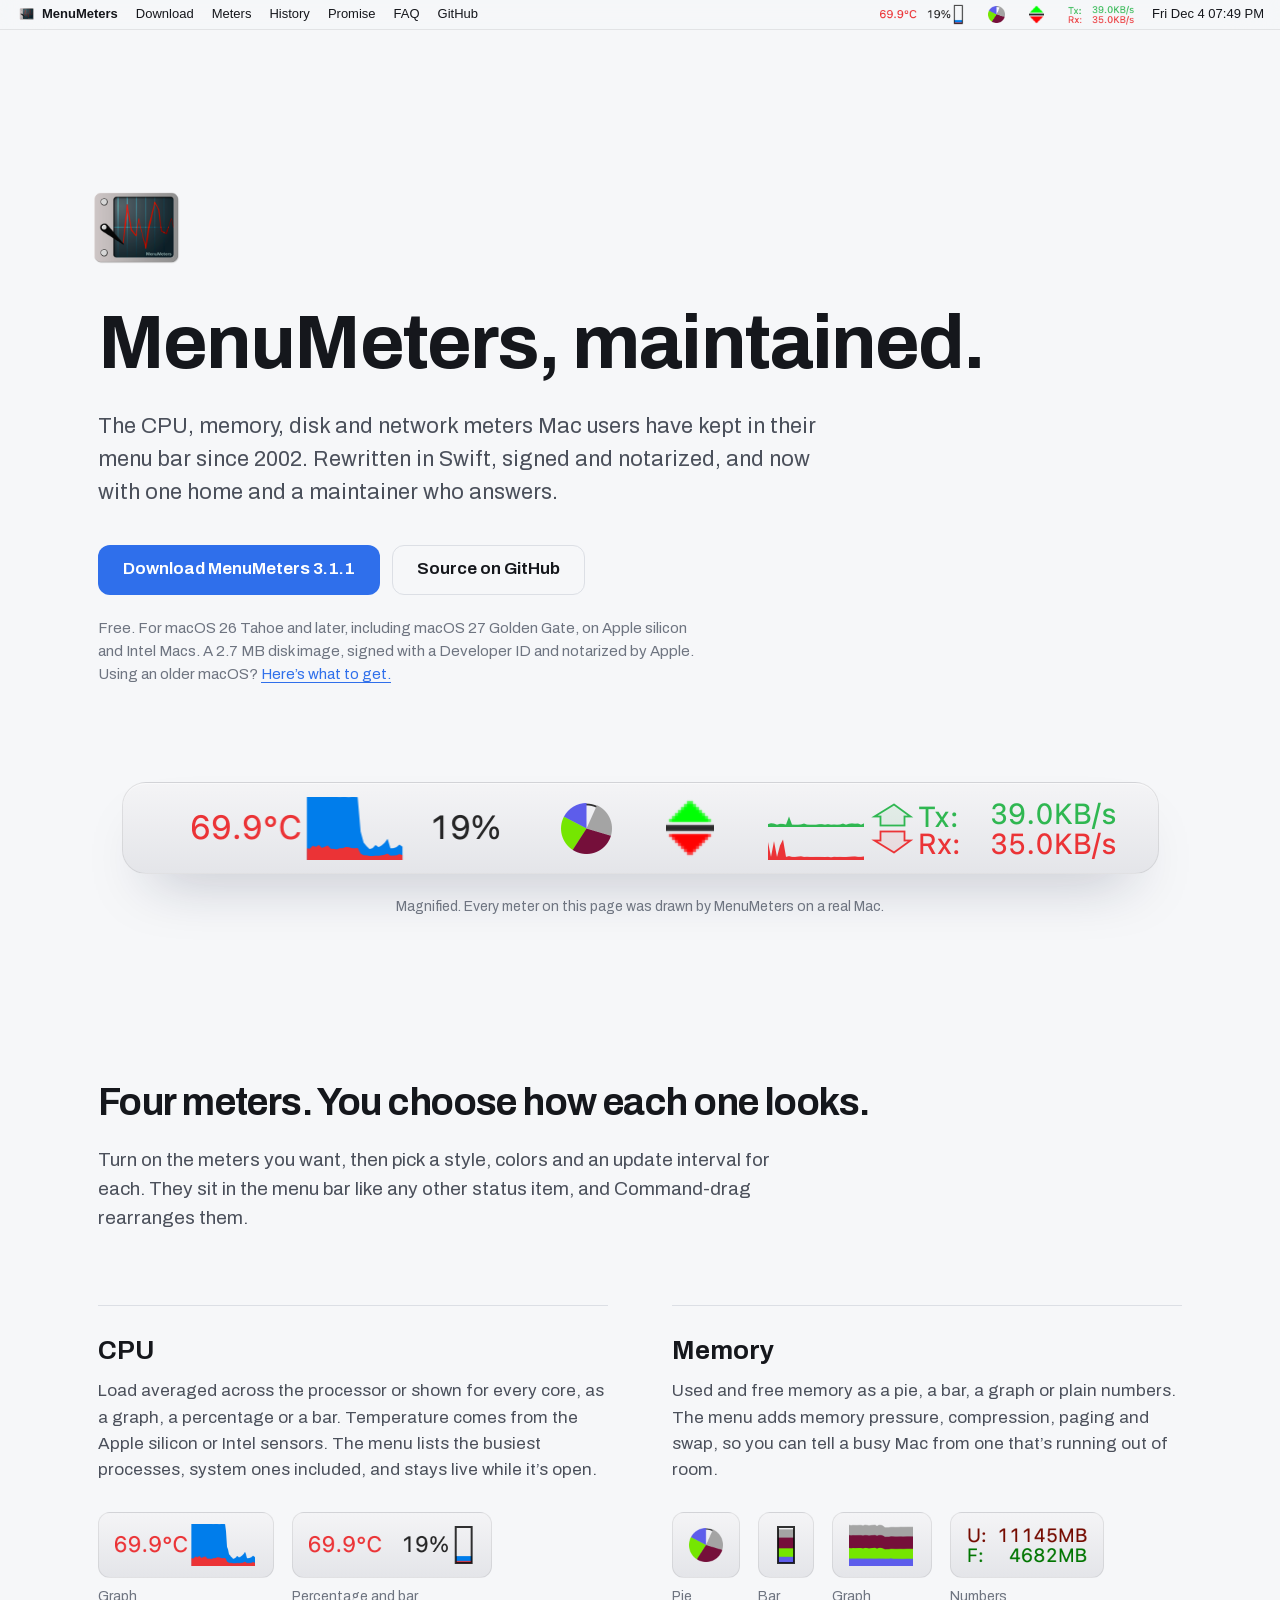
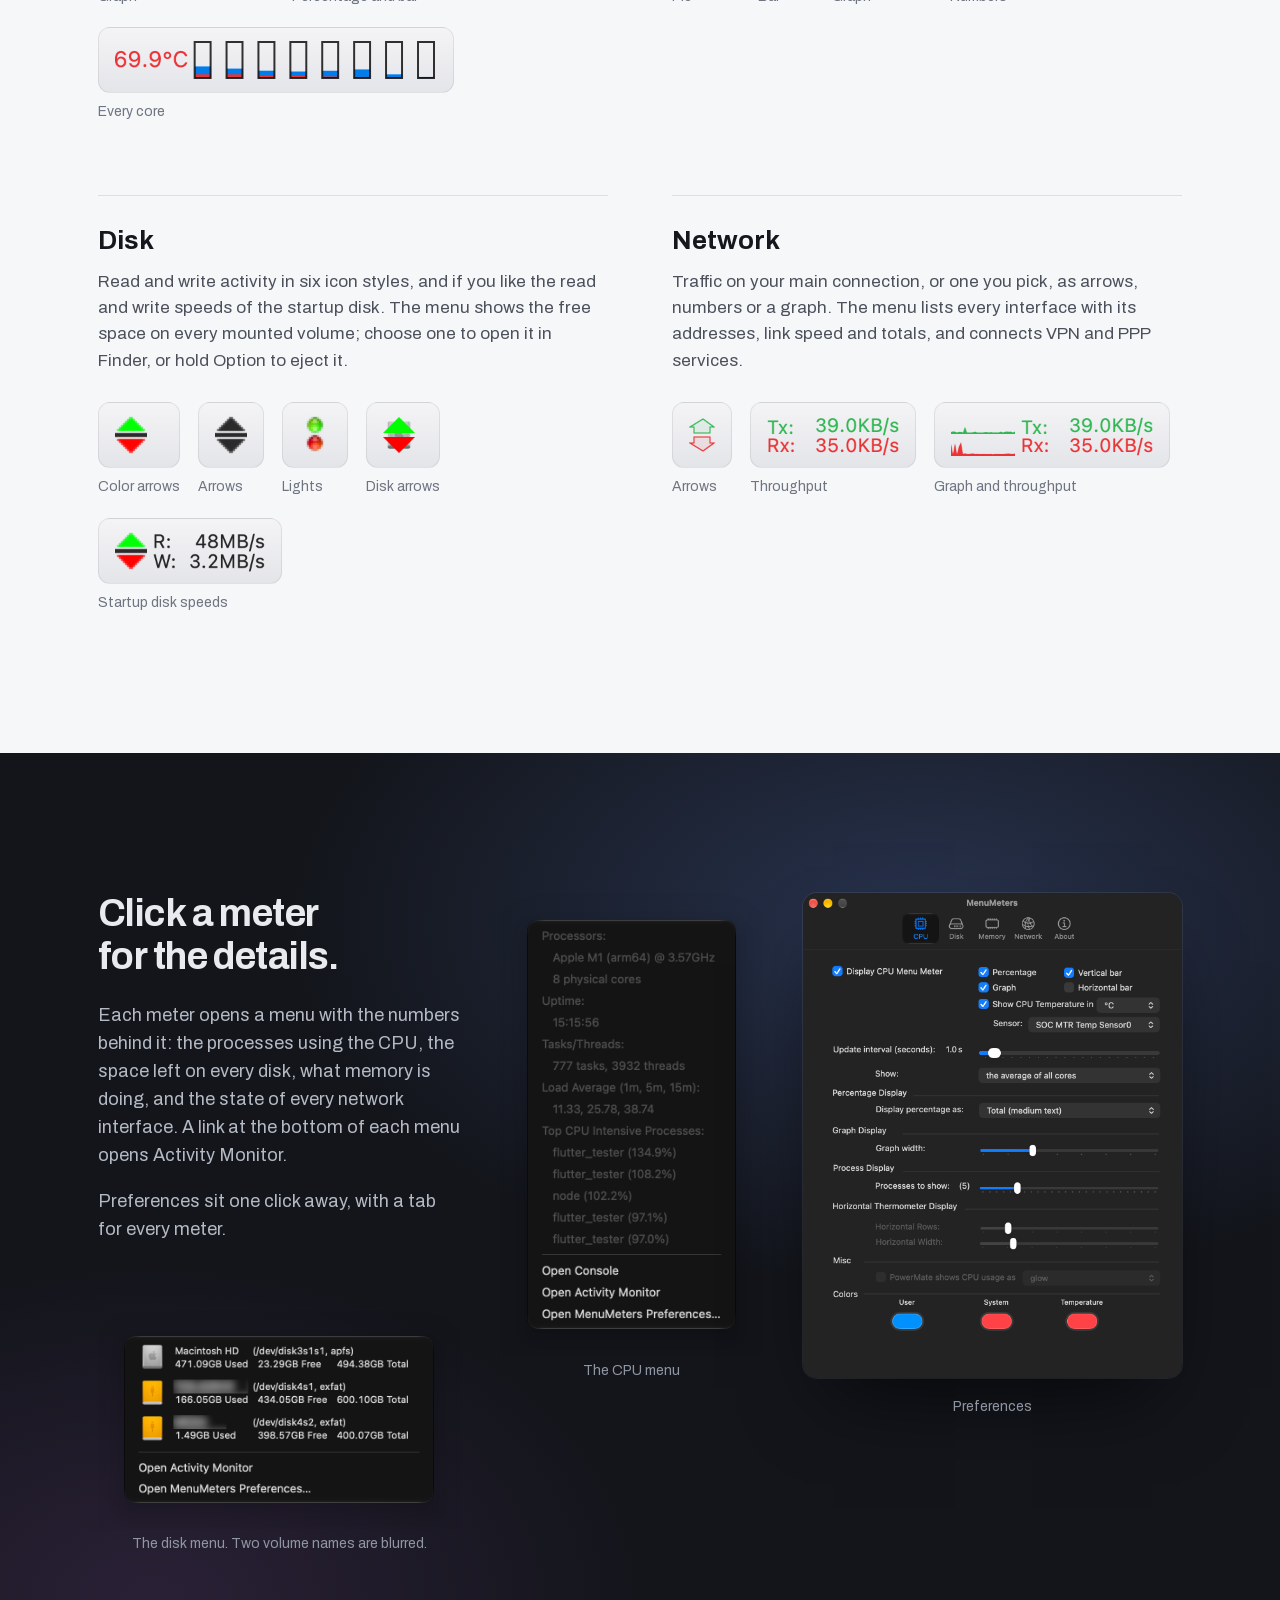
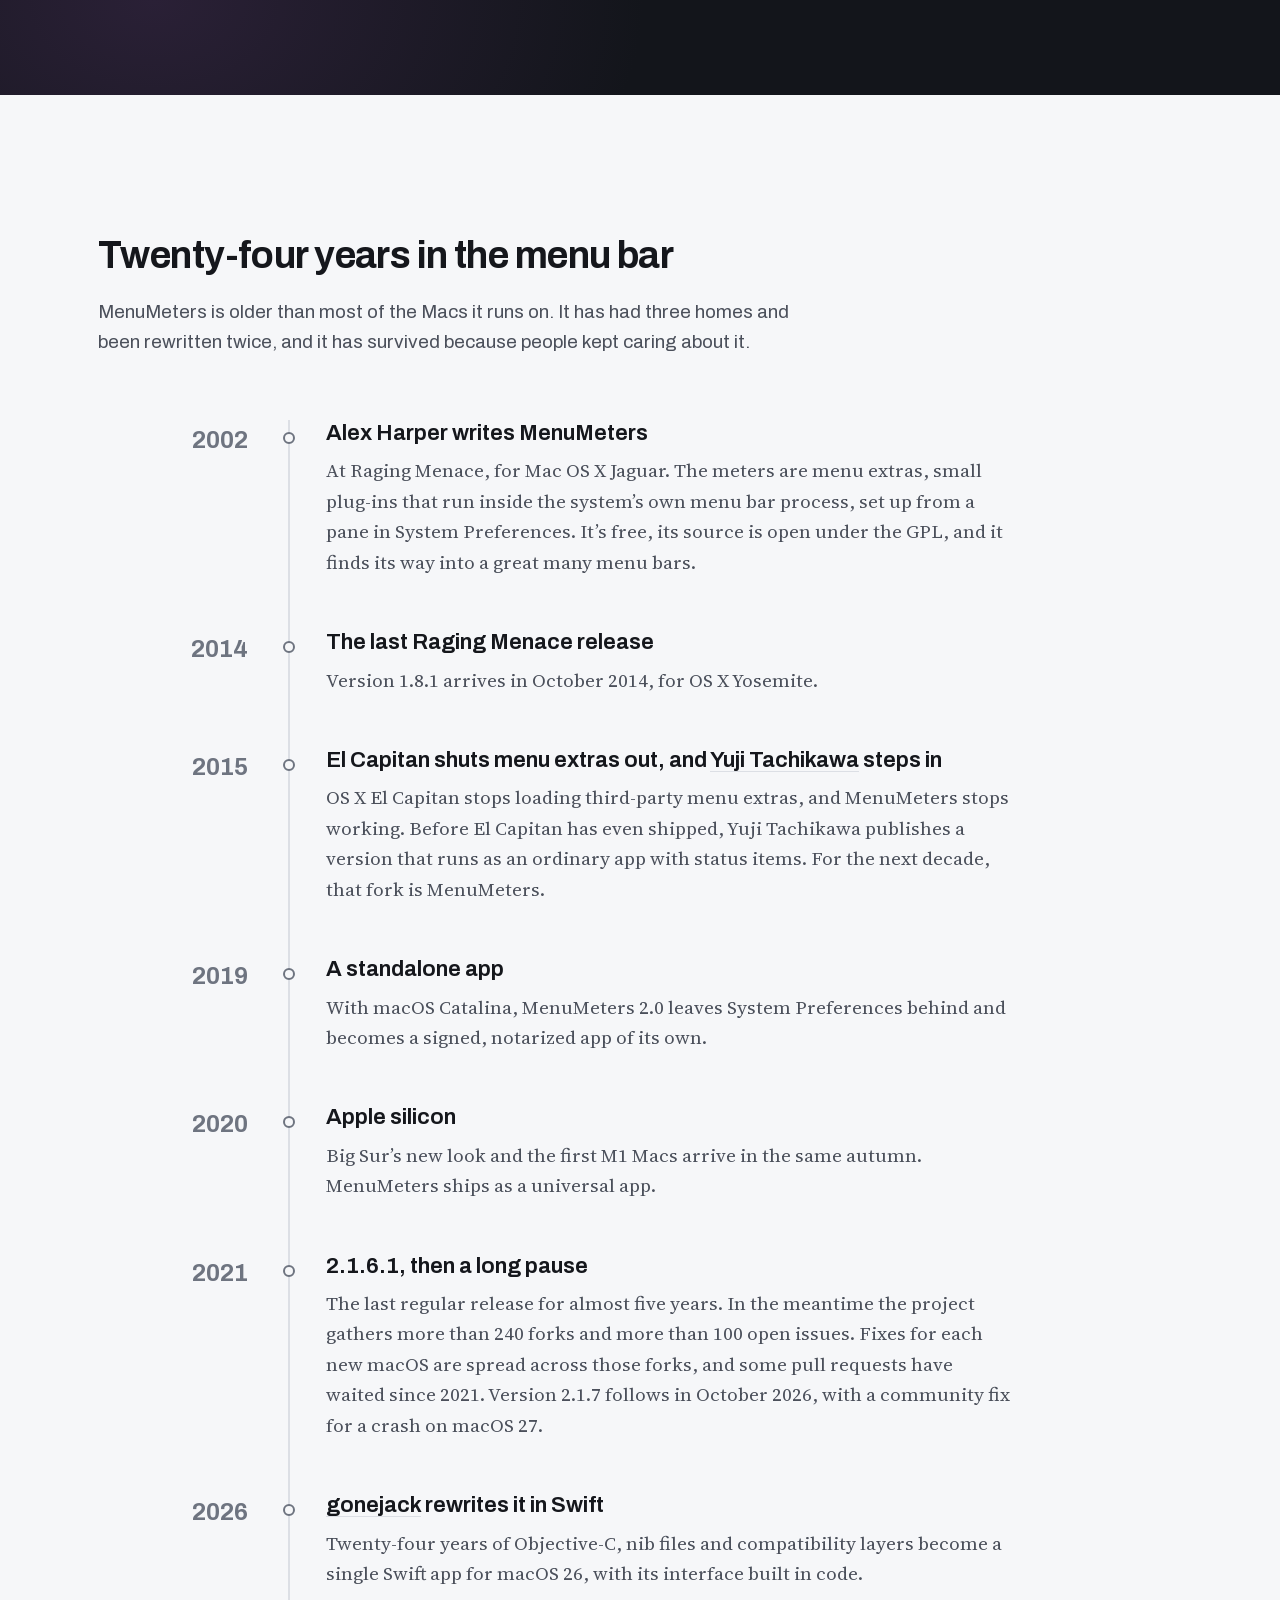
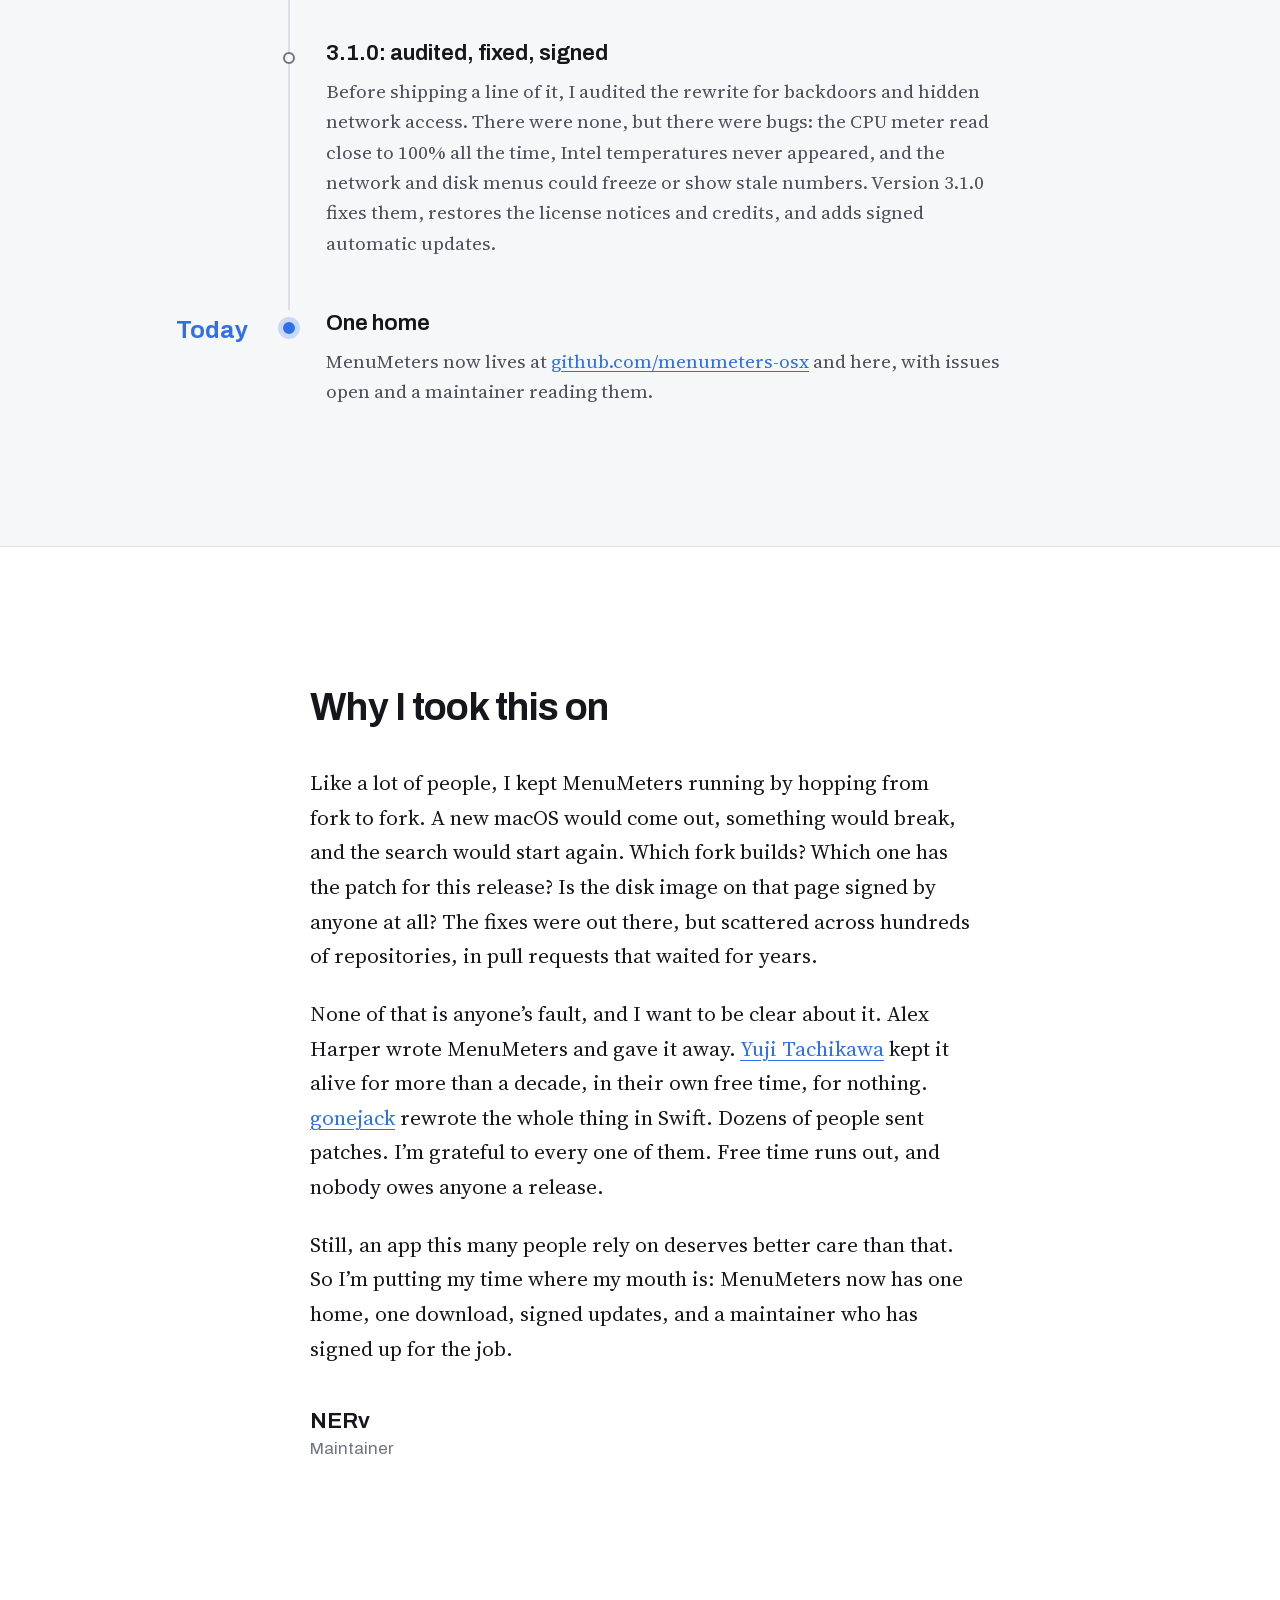
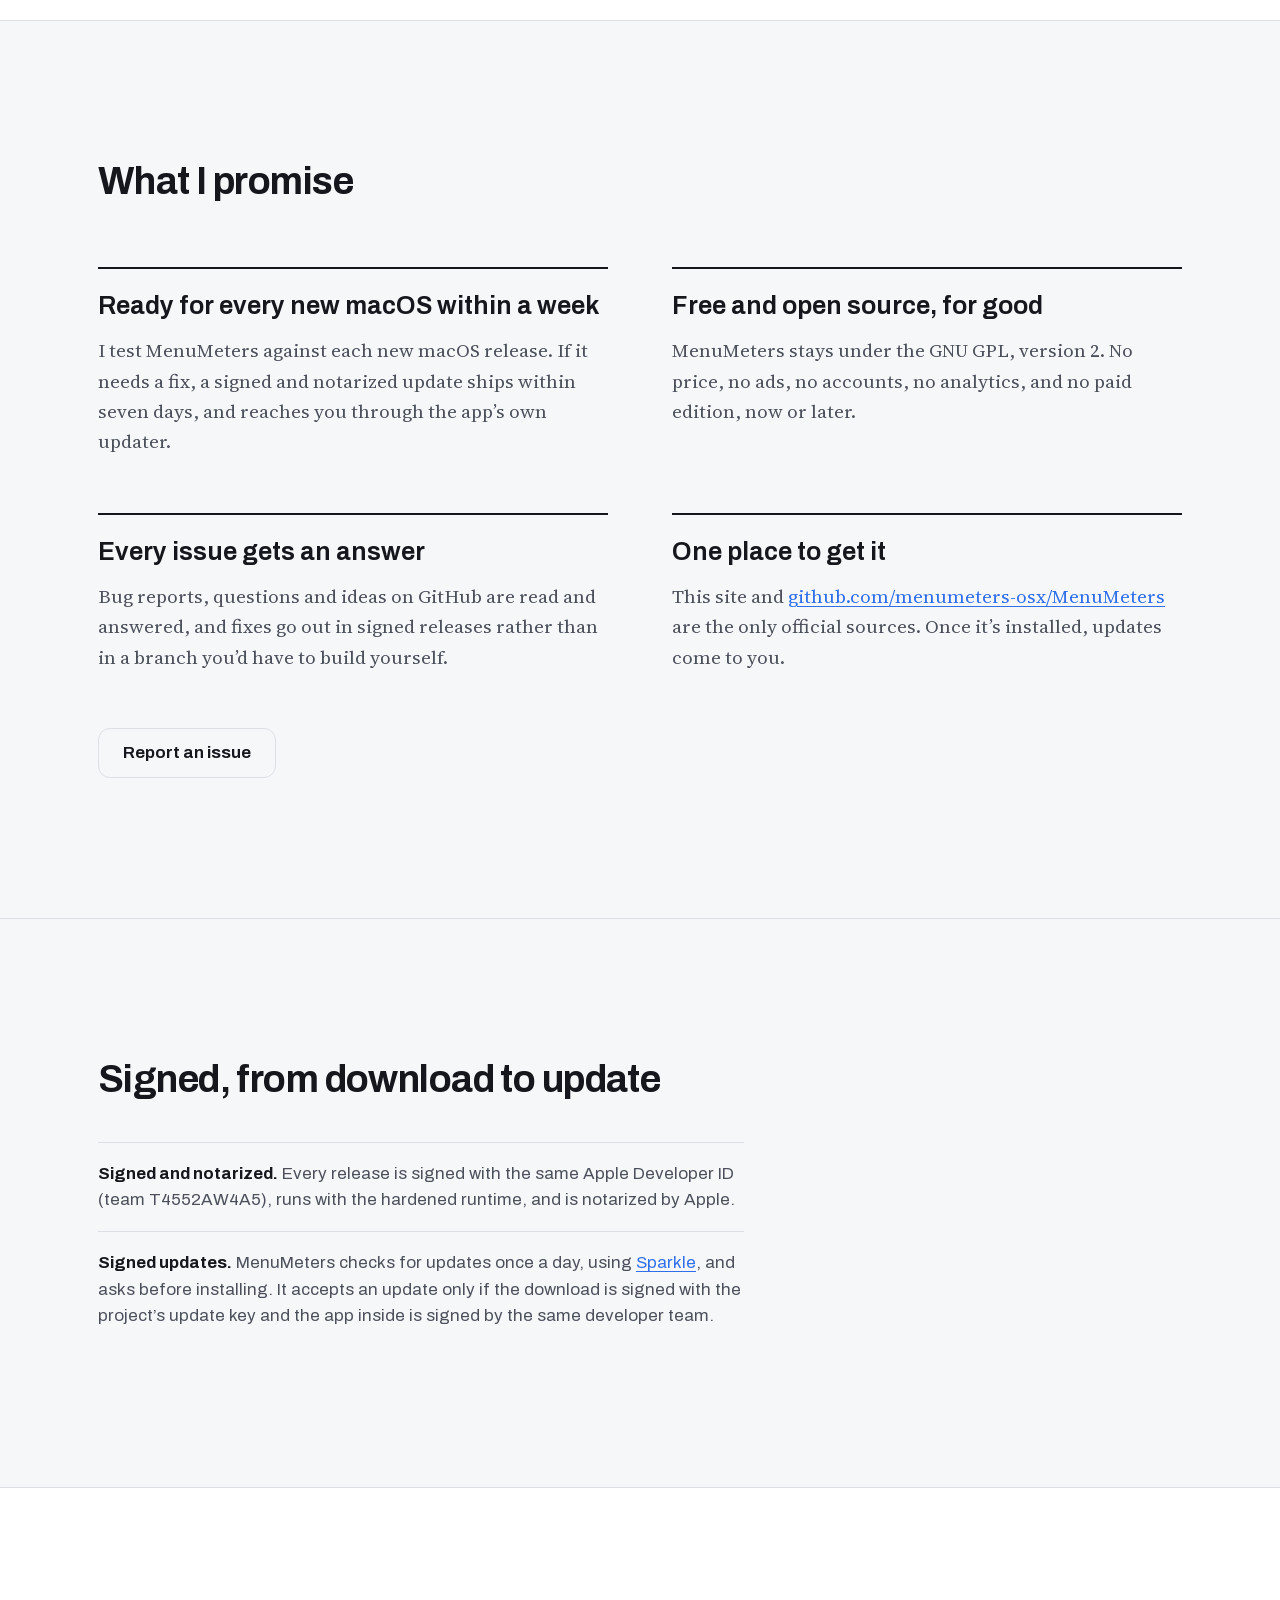
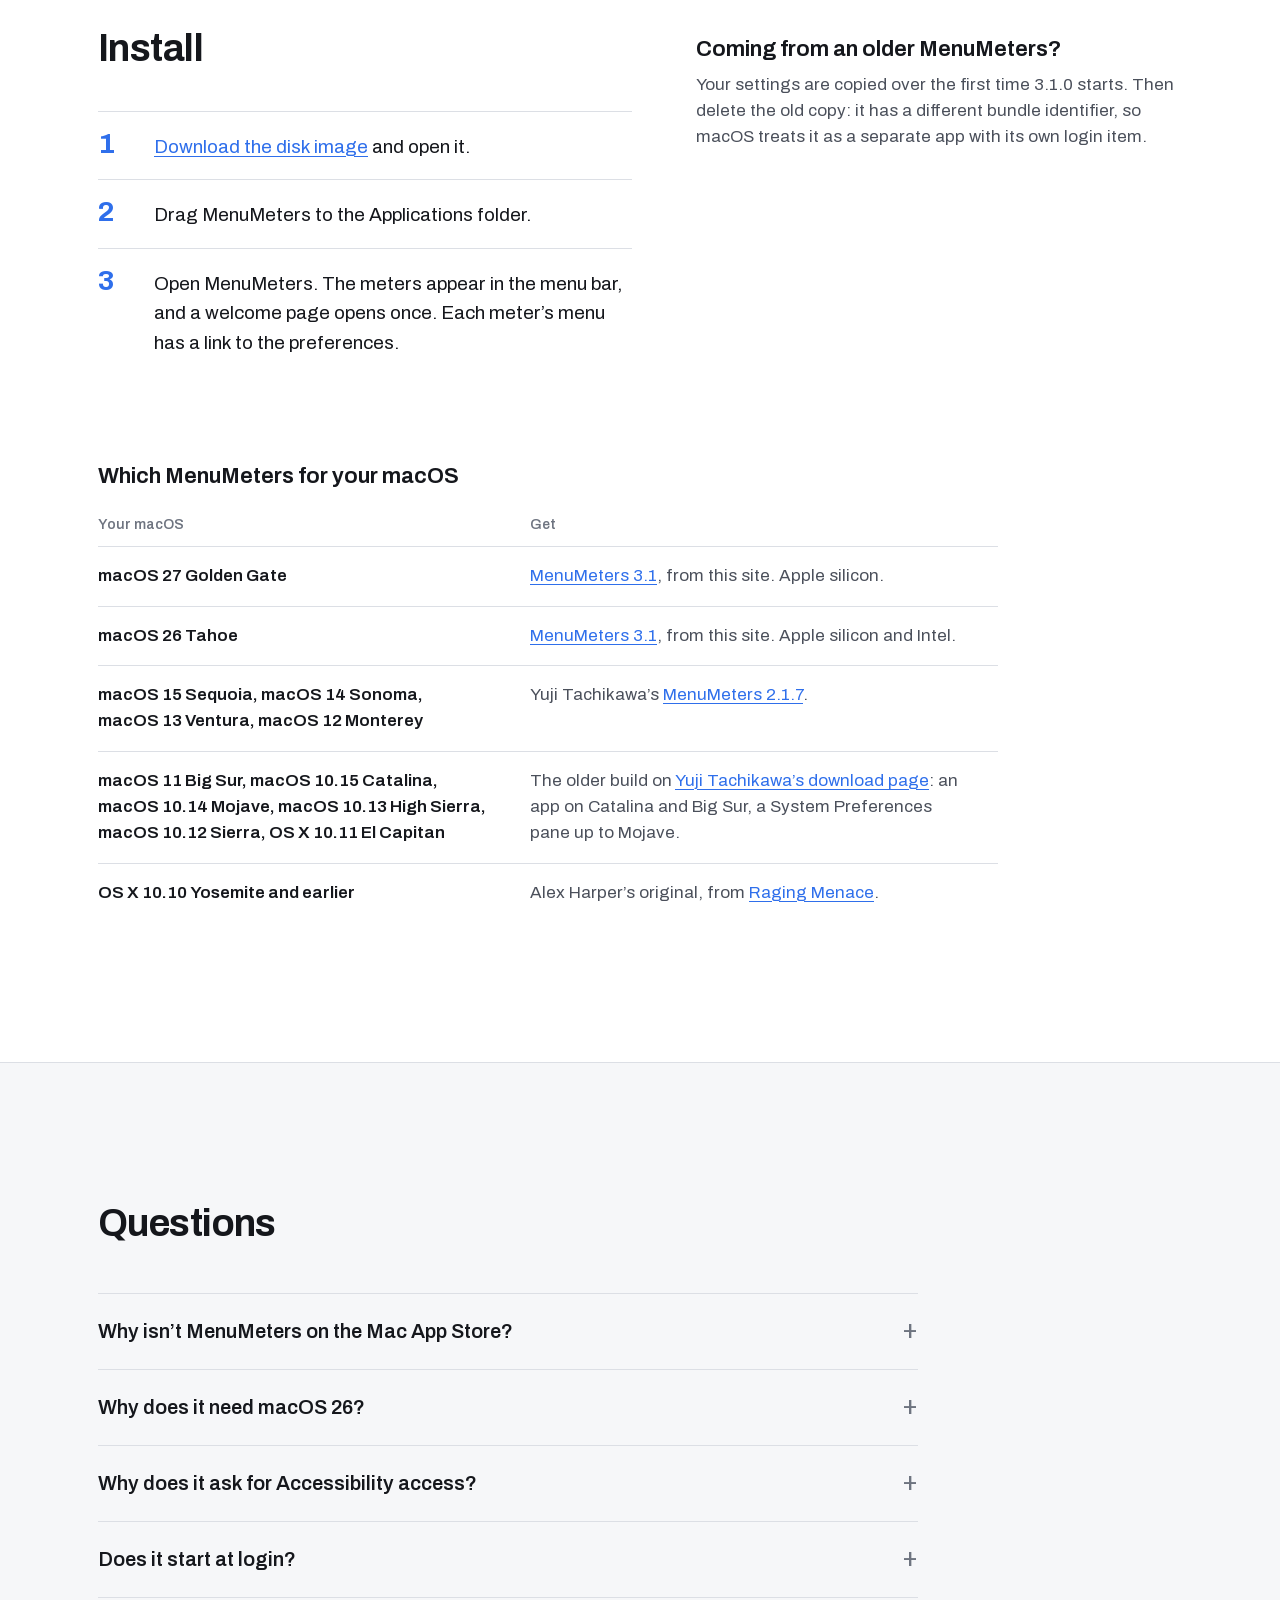
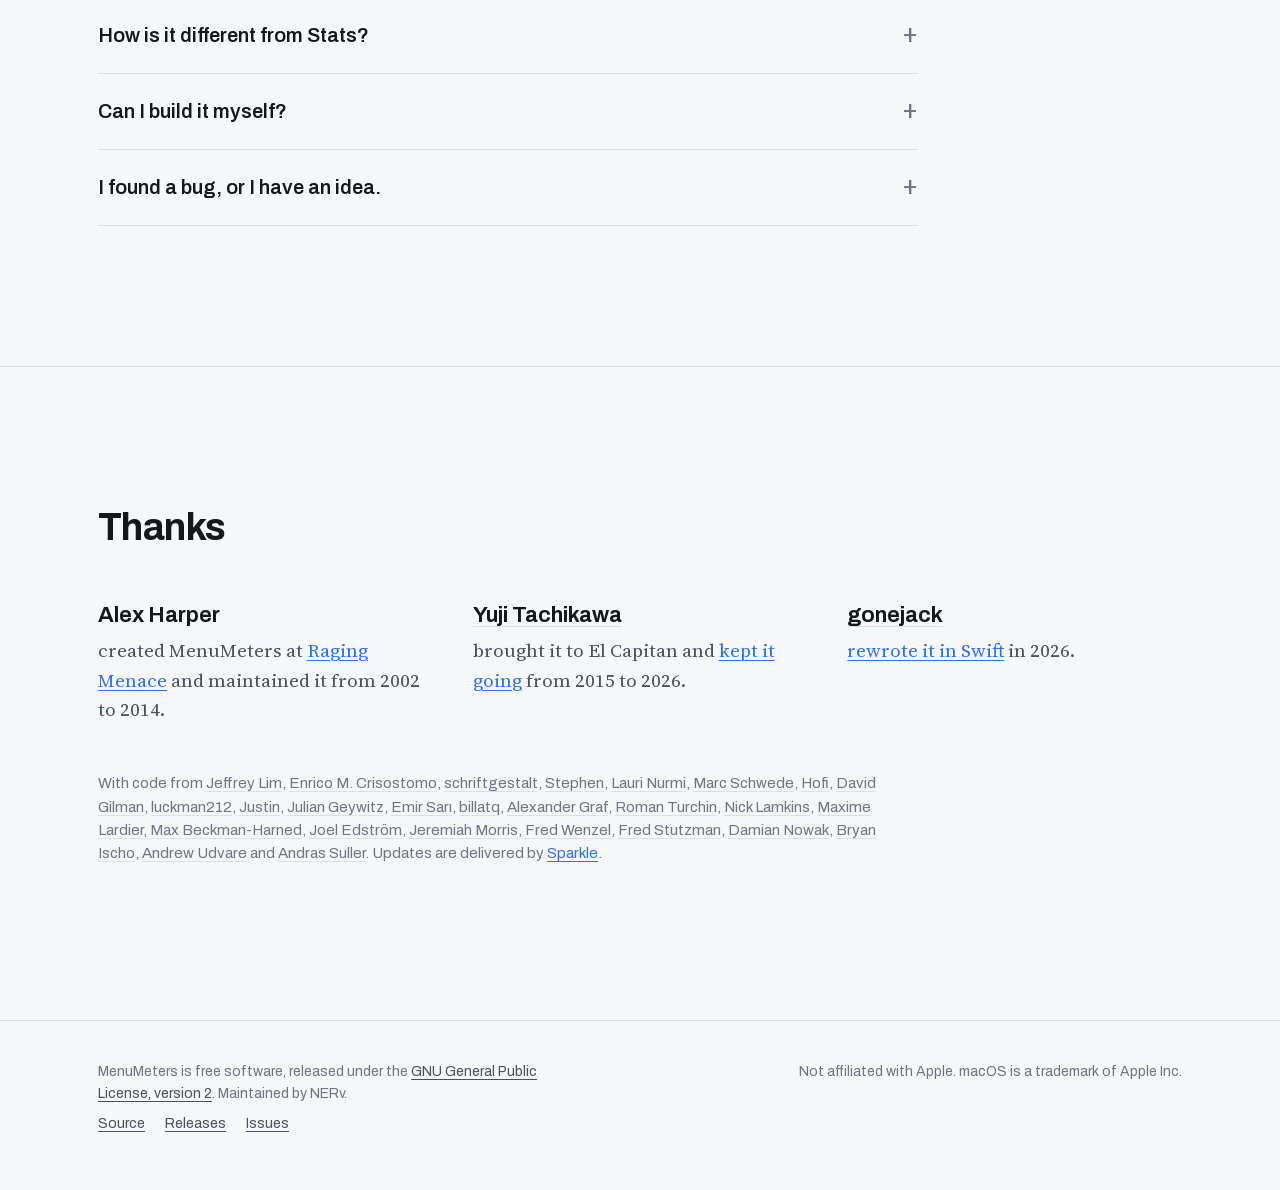
<file: index.html>
<!DOCTYPE html>
<html lang="en">
<head>
<meta charset="utf-8">
<meta name="viewport" content="width=device-width, initial-scale=1">
<title>MenuMeters for macOS: CPU, memory, disk and network meters in the menu bar</title>
<meta name="description" content="CPU, memory, disk and network meters for the macOS menu bar, on macOS 26 Tahoe and macOS 27 Golden Gate. Free and open source since 2002, signed, notarized and maintained.">
<link rel="canonical" href="https://menumeters-osx.github.io/">
<meta name="color-scheme" content="light dark">
<meta name="theme-color" content="#f6f7f9" media="(prefers-color-scheme: light)">
<meta name="theme-color" content="#121417" media="(prefers-color-scheme: dark)">
<meta property="og:type" content="website">
<meta property="og:title" content="MenuMeters, maintained">
<meta property="og:description" content="CPU, memory, disk and network meters for the macOS menu bar. Free and open source since 2002, signed and notarized, with one home and a maintainer.">
<meta property="og:url" content="https://menumeters-osx.github.io/">
<meta property="og:image" content="https://menumeters-osx.github.io/assets/img/og.png">
<meta name="twitter:card" content="summary_large_image">
<link rel="icon" href="/favicon.png" type="image/png">
<link rel="apple-touch-icon" href="/apple-touch-icon.png">
<link rel="preload" href="/assets/fonts/archivo-normal.woff2" as="font" type="font/woff2" crossorigin>
<link rel="stylesheet" href="/assets/css/site.css">
<script type="application/ld+json">
{
  "@context": "https://schema.org",
  "@type": "SoftwareApplication",
  "name": "MenuMeters",
  "applicationCategory": "UtilitiesApplication",
  "operatingSystem": "macOS 26 Tahoe, macOS 27 Golden Gate",
  "softwareVersion": "3.1.1",
  "downloadUrl": "https://github.com/menumeters-osx/MenuMeters/releases/latest/download/MenuMeters-latest.dmg",
  "license": "https://www.gnu.org/licenses/old-licenses/gpl-2.0.html",
  "offers": { "@type": "Offer", "price": "0", "priceCurrency": "USD" },
  "author": [
    { "@type": "Person", "name": "Alex Harper" },
    { "@type": "Person", "name": "Yuji Tachikawa" },
    { "@type": "Person", "name": "NERv" }
  ]
}
</script>
<script src="/assets/js/site.js" defer></script>
</head>
<body>
<a class="skip" href="#main">Skip to content</a>

<header class="menubar">
  <nav class="menubar-menus" aria-label="Site">
    <a class="menubar-app" href="#top"><img src="/assets/img/icon-256.png" alt="" width="16" height="16">MenuMeters</a>
    <a href="#download">Download</a>
    <a href="#meters">Meters</a>
    <a href="#history">History</a>
    <a href="#promise">Promise</a>
    <a href="#faq">FAQ</a>
    <a href="https://github.com/menumeters-osx/MenuMeters">GitHub</a>
  </nav>
  <div class="menubar-status" aria-hidden="true">
    <picture><source srcset="/assets/img/meters/cpu-percent-thermo-dark.png" media="(prefers-color-scheme: dark)"><img src="/assets/img/meters/cpu-percent-thermo-light.png" alt="" width="83" height="21"></picture>
    <picture class="hide-narrow"><source srcset="/assets/img/meters/mem-pie-dark.png" media="(prefers-color-scheme: dark)"><img src="/assets/img/meters/mem-pie-light.png" alt="" width="17" height="21"></picture>
    <picture class="hide-narrow"><source srcset="/assets/img/meters/disk-set0-dark.png" media="(prefers-color-scheme: dark)"><img src="/assets/img/meters/disk-set0-light.png" alt="" width="16" height="22"></picture>
    <picture class="hide-narrow"><source srcset="/assets/img/meters/net-throughput-dark.png" media="(prefers-color-scheme: dark)"><img src="/assets/img/meters/net-throughput-light.png" alt="" width="66" height="21"></picture>
    <time class="menubar-clock" id="clock"></time>
  </div>
</header>

<main id="main">

<section class="hero" id="top">
  <div class="wrap">
    <img class="hero-icon" src="/assets/img/icon-256.png" alt="" width="96" height="96">
    <h1>MenuMeters, maintained.</h1>
    <p class="lead">The CPU, memory, disk and network meters Mac users have kept in their menu bar since 2002. Rewritten in Swift, signed and notarized, and now with one home and a maintainer who answers.</p>
    <div class="actions" id="download">
      <a class="button" href="https://github.com/menumeters-osx/MenuMeters/releases/latest/download/MenuMeters-latest.dmg">Download MenuMeters 3.1.1</a>
      <a class="button button-quiet" href="https://github.com/menumeters-osx/MenuMeters">Source on GitHub</a>
    </div>
    <p class="fineprint">Free. For macOS 26 Tahoe and later, including macOS 27 Golden Gate, on Apple silicon and Intel Macs. A 2.7&nbsp;MB disk image, signed with a Developer ID and notarized by Apple. Using an older macOS? <a href="#compatibility">Here’s what to get.</a></p>
  </div>

  <figure class="loupe">
    <div class="loupe-bar">
      <picture><source srcset="/assets/img/meters/cpu-percent-graph-dark.png" media="(prefers-color-scheme: dark)"><img src="/assets/img/meters/cpu-percent-graph-light.png" alt="CPU meter: temperature 69.9 °C, a load graph in blue and red, and 19%" width="105" height="21"></picture>
      <picture><source srcset="/assets/img/meters/mem-pie-dark.png" media="(prefers-color-scheme: dark)"><img src="/assets/img/meters/mem-pie-light.png" alt="Memory meter as a pie chart" width="17" height="21"></picture>
      <picture><source srcset="/assets/img/meters/disk-set0-dark.png" media="(prefers-color-scheme: dark)"><img src="/assets/img/meters/disk-set0-light.png" alt="Disk meter with read and write arrows" width="16" height="22"></picture>
      <picture><source srcset="/assets/img/meters/net-all-dark.png" media="(prefers-color-scheme: dark)"><img src="/assets/img/meters/net-all-light.png" alt="Network meter: traffic graph, arrows, 39.0 KB/s sent and 35.0 KB/s received" width="116" height="21"></picture>
    </div>
    <figcaption>Magnified. Every meter on this page was drawn by MenuMeters on a real Mac.</figcaption>
  </figure>
</section>

<section class="section meters" id="meters" aria-labelledby="meters-title">
  <div class="wrap">
    <h2 id="meters-title">Four meters. You choose how each one looks.</h2>
    <p class="section-intro">Turn on the meters you want, then pick a style, colors and an update interval for each. They sit in the menu bar like any other status item, and Command-drag rearranges them.</p>

    <div class="meter-grid">
      <article class="meter">
        <h3>CPU</h3>
        <p>Load averaged across the processor or shown for every core, as a graph, a percentage or a bar. Temperature comes from the Apple silicon or Intel sensors. The menu lists the busiest processes, system ones included, and stays live while it’s open.</p>
        <ul class="variants">
          <li><span class="chip"><picture><source srcset="/assets/img/meters/cpu-graph-dark.png" media="(prefers-color-scheme: dark)"><img src="/assets/img/meters/cpu-graph-light.png" alt="" width="71" height="21"></picture></span>Graph</li>
          <li><span class="chip"><picture><source srcset="/assets/img/meters/cpu-percent-thermo-dark.png" media="(prefers-color-scheme: dark)"><img src="/assets/img/meters/cpu-percent-thermo-light.png" alt="" width="83" height="21"></picture></span>Percentage and bar</li>
          <li><span class="chip"><picture><source srcset="/assets/img/meters/cpu-cores-thermo-dark.png" media="(prefers-color-scheme: dark)"><img src="/assets/img/meters/cpu-cores-thermo-light.png" alt="" width="161" height="21"></picture></span>Every core</li>
        </ul>
      </article>

      <article class="meter">
        <h3>Memory</h3>
        <p>Used and free memory as a pie, a bar, a graph or plain numbers. The menu adds memory pressure, compression, paging and swap, so you can tell a busy Mac from one that’s running out of room.</p>
        <ul class="variants">
          <li><span class="chip"><picture><source srcset="/assets/img/meters/mem-pie-dark.png" media="(prefers-color-scheme: dark)"><img src="/assets/img/meters/mem-pie-light.png" alt="" width="17" height="21"></picture></span>Pie</li>
          <li><span class="chip"><picture><source srcset="/assets/img/meters/mem-bar-dark.png" media="(prefers-color-scheme: dark)"><img src="/assets/img/meters/mem-bar-light.png" alt="" width="11" height="21"></picture></span>Bar</li>
          <li><span class="chip"><picture><source srcset="/assets/img/meters/mem-graph-dark.png" media="(prefers-color-scheme: dark)"><img src="/assets/img/meters/mem-graph-light.png" alt="" width="33" height="21"></picture></span>Graph</li>
          <li><span class="chip"><picture><source srcset="/assets/img/meters/mem-number-dark.png" media="(prefers-color-scheme: dark)"><img src="/assets/img/meters/mem-number-light.png" alt="" width="60" height="21"></picture></span>Numbers</li>
        </ul>
      </article>

      <article class="meter">
        <h3>Disk</h3>
        <p>Read and write activity in six icon styles, and if you like the read and write speeds of the startup disk. The menu shows the free space on every mounted volume; choose one to open it in Finder, or hold Option to eject it.</p>
        <ul class="variants">
          <li><span class="chip"><picture><source srcset="/assets/img/meters/disk-set0-dark.png" media="(prefers-color-scheme: dark)"><img src="/assets/img/meters/disk-set0-light.png" alt="" width="16" height="22"></picture></span>Color arrows</li>
          <li><span class="chip"><picture><source srcset="/assets/img/meters/disk-set1-dark.png" media="(prefers-color-scheme: dark)"><img src="/assets/img/meters/disk-set1-light.png" alt="" width="16" height="22"></picture></span>Arrows</li>
          <li><span class="chip"><picture><source srcset="/assets/img/meters/disk-set3-dark.png" media="(prefers-color-scheme: dark)"><img src="/assets/img/meters/disk-set3-light.png" alt="" width="16" height="22"></picture></span>Lights</li>
          <li><span class="chip"><picture><source srcset="/assets/img/meters/disk-set5-dark.png" media="(prefers-color-scheme: dark)"><img src="/assets/img/meters/disk-set5-light.png" alt="" width="16" height="22"></picture></span>Disk arrows</li>
          <li><span class="chip"><picture><source srcset="/assets/img/meters/disk-speeds-dark.png" media="(prefers-color-scheme: dark)"><img src="/assets/img/meters/disk-speeds-light.png" alt="" width="75" height="22"></picture></span>Startup disk speeds</li>
        </ul>
      </article>

      <article class="meter">
        <h3>Network</h3>
        <p>Traffic on your main connection, or one you pick, as arrows, numbers or a graph. The menu lists every interface with its addresses, link speed and totals, and connects VPN and PPP services.</p>
        <ul class="variants">
          <li><span class="chip"><picture><source srcset="/assets/img/meters/net-arrows-dark.png" media="(prefers-color-scheme: dark)"><img src="/assets/img/meters/net-arrows-light.png" alt="" width="13" height="21"></picture></span>Arrows</li>
          <li><span class="chip"><picture><source srcset="/assets/img/meters/net-throughput-dark.png" media="(prefers-color-scheme: dark)"><img src="/assets/img/meters/net-throughput-light.png" alt="" width="66" height="21"></picture></span>Throughput</li>
          <li><span class="chip"><picture><source srcset="/assets/img/meters/net-throughput-graph-dark.png" media="(prefers-color-scheme: dark)"><img src="/assets/img/meters/net-throughput-graph-light.png" alt="" width="101" height="21"></picture></span>Graph and throughput</li>
        </ul>
      </article>
    </div>
  </div>
</section>

<section class="section showcase" aria-labelledby="showcase-title">
  <div class="wrap showcase-grid">
    <div class="showcase-text">
      <h2 id="showcase-title">Click a meter for the details.</h2>
      <p>Each meter opens a menu with the numbers behind it: the processes using the CPU, the space left on every disk, what memory is doing, and the state of every network interface. A link at the bottom of each menu opens Activity Monitor.</p>
      <p>Preferences sit one click away, with a tab for every meter.</p>
    </div>
    <figure class="shot shot-cpu">
      <img src="/assets/img/shots/menu-cpu.png" alt="The CPU menu: processor, uptime, tasks and threads, load average, and the five busiest processes" width="292" height="513" loading="lazy">
      <figcaption>The CPU menu</figcaption>
    </figure>
    <figure class="shot shot-disk">
      <img src="/assets/img/shots/menu-disk.png" alt="The disk menu: three volumes with their used, free and total space" width="416" height="252" loading="lazy">
      <figcaption>The disk menu. Two volume names are blurred.</figcaption>
    </figure>
    <figure class="shot shot-prefs">
      <img src="/assets/img/shots/prefs-cpu-dark.png" alt="The CPU tab of the MenuMeters preferences" width="594" height="761" loading="lazy">
      <figcaption>Preferences</figcaption>
    </figure>
  </div>
</section>

<section class="section history" id="history" aria-labelledby="history-title">
  <div class="wrap">
    <h2 id="history-title">Twenty-four years in the menu bar</h2>
    <p class="section-intro">MenuMeters is older than most of the Macs it runs on. It has had three homes and been rewritten twice, and it has survived because people kept caring about it.</p>

    <ol class="timeline">
      <li>
        <p class="when"><time datetime="2002">2002</time></p>
        <div class="what">
          <h3>Alex Harper writes MenuMeters</h3>
          <p>At Raging Menace, for Mac OS X Jaguar. The meters are menu extras, small plug-ins that run inside the system’s own menu bar process, set up from a pane in System Preferences. It&rsquo;s free, its source is open under the GPL, and it finds its way into a great many menu bars.</p>
        </div>
      </li>
      <li>
        <p class="when"><time datetime="2014-10-23">2014</time></p>
        <div class="what">
          <h3>The last Raging Menace release</h3>
          <p>Version 1.8.1 arrives in October 2014, for OS X Yosemite.</p>
        </div>
      </li>
      <li>
        <p class="when"><time datetime="2015-07-31">2015</time></p>
        <div class="what">
          <h3>El Capitan shuts menu extras out, and <a href="https://github.com/yujitach">Yuji Tachikawa</a> steps in</h3>
          <p>OS X El Capitan stops loading third-party menu extras, and MenuMeters stops working. Before El Capitan has even shipped, Yuji Tachikawa publishes a version that runs as an ordinary app with status items. For the next decade, that fork is MenuMeters.</p>
        </div>
      </li>
      <li>
        <p class="when"><time datetime="2019">2019</time></p>
        <div class="what">
          <h3>A standalone app</h3>
          <p>With macOS Catalina, MenuMeters 2.0 leaves System Preferences behind and becomes a signed, notarized app of its own.</p>
        </div>
      </li>
      <li>
        <p class="when"><time datetime="2020-11">2020</time></p>
        <div class="what">
          <h3>Apple silicon</h3>
          <p>Big Sur’s new look and the first M1 Macs arrive in the same autumn. MenuMeters ships as a universal app.</p>
        </div>
      </li>
      <li>
        <p class="when"><time datetime="2021-11">2021</time></p>
        <div class="what">
          <h3>2.1.6.1, then a long pause</h3>
          <p>The last regular release for almost five years. In the meantime the project gathers more than 240 forks and more than 100 open issues. Fixes for each new macOS are spread across those forks, and some pull requests have waited since 2021. Version 2.1.7 follows in October 2026, with a community fix for a crash on macOS 27.</p>
        </div>
      </li>
      <li>
        <p class="when"><time datetime="2026-10-28">2026</time></p>
        <div class="what">
          <h3><a href="https://github.com/gonejack">gonejack</a> rewrites it in Swift</h3>
          <p>Twenty-four years of Objective-C, nib files and compatibility layers become a single Swift app for macOS 26, with its interface built in code.</p>
        </div>
      </li>
      <li>
        <p class="when"><time datetime="2026-10-30" aria-label="30 October 2026"></time></p>
        <div class="what">
          <h3>3.1.0: audited, fixed, signed</h3>
          <p>Before shipping a line of it, I audited the rewrite for backdoors and hidden network access. There were none, but there were bugs: the CPU meter read close to 100% all the time, Intel temperatures never appeared, and the network and disk menus could freeze or show stale numbers. Version 3.1.0 fixes them, restores the license notices and credits, and adds signed automatic updates.</p>
        </div>
      </li>
      <li class="now">
        <p class="when"><time datetime="2026-10-31">Today</time></p>
        <div class="what">
          <h3>One home</h3>
          <p>MenuMeters now lives at <a href="https://github.com/menumeters-osx/MenuMeters">github.com/menumeters-osx</a> and here, with issues open and a maintainer reading them.</p>
        </div>
      </li>
    </ol>
  </div>
</section>

<section class="section letter" aria-labelledby="letter-title">
  <div class="wrap">
    <div class="letter-body">
      <h2 id="letter-title">Why I took this on</h2>
      <p>Like a lot of people, I kept MenuMeters running by hopping from fork to fork. A new macOS would come out, something would break, and the search would start again. Which fork builds? Which one has the patch for this release? Is the disk image on that page signed by anyone at all? The fixes were out there, but scattered across hundreds of repositories, in pull requests that waited for years.</p>
      <p>None of that is anyone’s fault, and I want to be clear about it. Alex Harper wrote MenuMeters and gave it away. <a href="https://github.com/yujitach">Yuji Tachikawa</a> kept it alive for more than a decade, in their own free time, for nothing. <a href="https://github.com/gonejack">gonejack</a> rewrote the whole thing in Swift. Dozens of people sent patches. I’m grateful to every one of them. Free time runs out, and nobody owes anyone a release.</p>
      <p>Still, an app this many people rely on deserves better care than that. So I’m putting my time where my mouth is: MenuMeters now has one home, one download, signed updates, and a maintainer who has signed up for the job.</p>
      <p class="signature"><strong>NERv</strong><br>Maintainer</p>
    </div>
  </div>
</section>

<section class="section promise" id="promise" aria-labelledby="promise-title">
  <div class="wrap">
    <h2 id="promise-title">What I promise</h2>
    <dl class="promises">
      <div>
        <dt>Ready for every new macOS within a week</dt>
        <dd>I test MenuMeters against each new macOS release. If it needs a fix, a signed and notarized update ships within seven days, and reaches you through the app’s own updater.</dd>
      </div>
      <div>
        <dt>Free and open source, for good</dt>
        <dd>MenuMeters stays under the GNU GPL, version 2. No price, no ads, no accounts, no analytics, and no paid edition, now or later.</dd>
      </div>
      <div>
        <dt>Every issue gets an answer</dt>
        <dd>Bug reports, questions and ideas on GitHub are read and answered, and fixes go out in signed releases rather than in a branch you’d have to build yourself.</dd>
      </div>
      <div>
        <dt>One place to get it</dt>
        <dd>This site and <a href="https://github.com/menumeters-osx/MenuMeters">github.com/menumeters-osx/MenuMeters</a> are the only official sources. Once it’s installed, updates come to you.</dd>
      </div>
    </dl>
    <p class="promise-cta"><a class="button button-quiet" href="https://github.com/menumeters-osx/MenuMeters/issues/new">Report an issue</a></p>
  </div>
</section>

<section class="section trust" id="trust" aria-labelledby="trust-title">
  <div class="wrap">
    <h2 id="trust-title">Signed, from download to update</h2>
    <ul class="facts">
      <li><strong>Signed and notarized.</strong> Every release is signed with the same Apple Developer ID (team T4552AW4A5), runs with the hardened runtime, and is notarized by Apple.</li>
      <li><strong>Signed updates.</strong> MenuMeters checks for updates once a day, using <a href="https://sparkle-project.org">Sparkle</a>, and asks before installing. It accepts an update only if the download is signed with the project’s update key and the app inside is signed by the same developer team.</li>
    </ul>
  </div>
</section>

<section class="section install" id="install" aria-labelledby="install-title">
  <div class="wrap install-grid">
    <div>
      <h2 id="install-title">Install</h2>
      <ol class="steps">
        <li><span><a href="https://github.com/menumeters-osx/MenuMeters/releases/latest/download/MenuMeters-latest.dmg">Download the disk image</a> and open it.</span></li>
        <li><span>Drag MenuMeters to the Applications folder.</span></li>
        <li><span>Open MenuMeters. The meters appear in the menu bar, and a welcome page opens once. Each meter&rsquo;s menu has a link to the preferences.</span></li>
      </ol>
    </div>
    <div class="install-notes">
      <h3>Coming from an older MenuMeters?</h3>
      <p>Your settings are copied over the first time 3.1.0 starts. Then delete the old copy: it has a different bundle identifier, so macOS treats it as a separate app with its own login item.</p>
    </div>
  </div>
  <div class="wrap compat">
    <h3 id="compatibility">Which MenuMeters for your macOS</h3>
    <table class="compat-table">
      <thead><tr><th scope="col">Your macOS</th><th scope="col">Get</th></tr></thead>
      <tbody>
        <tr><th scope="row">macOS&nbsp;27&nbsp;Golden&nbsp;Gate</th><td><a href="https://github.com/menumeters-osx/MenuMeters/releases/latest/download/MenuMeters-latest.dmg">MenuMeters 3.1</a>, from this site. Apple silicon.</td></tr>
        <tr><th scope="row">macOS&nbsp;26&nbsp;Tahoe</th><td><a href="https://github.com/menumeters-osx/MenuMeters/releases/latest/download/MenuMeters-latest.dmg">MenuMeters 3.1</a>, from this site. Apple silicon and Intel.</td></tr>
        <tr><th scope="row">macOS&nbsp;15&nbsp;Sequoia, macOS&nbsp;14&nbsp;Sonoma, macOS&nbsp;13&nbsp;Ventura, macOS&nbsp;12&nbsp;Monterey</th><td>Yuji Tachikawa’s <a href="https://github.com/yujitach/MenuMeters/releases/tag/2.1.7">MenuMeters 2.1.7</a>.</td></tr>
        <tr><th scope="row">macOS&nbsp;11&nbsp;Big&nbsp;Sur, macOS&nbsp;10.15&nbsp;Catalina, macOS&nbsp;10.14&nbsp;Mojave, macOS&nbsp;10.13&nbsp;High&nbsp;Sierra, macOS&nbsp;10.12&nbsp;Sierra, OS&nbsp;X&nbsp;10.11&nbsp;El&nbsp;Capitan</th><td>The older build on <a href="https://member.ipmu.jp/yuji.tachikawa/MenuMetersElCapitan/">Yuji Tachikawa’s download page</a>: an app on Catalina and Big Sur, a System Preferences pane up to Mojave.</td></tr>
        <tr><th scope="row">OS&nbsp;X&nbsp;10.10&nbsp;Yosemite&nbsp;and&nbsp;earlier</th><td>Alex Harper’s original, from <a href="https://www.ragingmenace.com/software/menumeters/">Raging Menace</a>.</td></tr>
      </tbody>
    </table>
  </div>
</section>

<section class="section faq" id="faq" aria-labelledby="faq-title">
  <div class="wrap">
    <h2 id="faq-title">Questions</h2>
    <div class="faq-list">
      <details>
        <summary>Why isn’t MenuMeters on the Mac App Store?</summary>
        <p>App Store apps have to run in Apple’s sandbox, and inside it MenuMeters can’t list other apps' processes, read the Intel temperature sensors or eject disks. Apple silicon temperatures come from an interface that App Review doesn’t allow, and the GPL doesn’t fit the App Store’s terms either. So MenuMeters is distributed the way it always has been: as a free download, now signed and notarized.</p>
      </details>
      <details>
        <summary>Why does it need macOS 26?</summary>
        <p>The Swift rewrite is built on current AppKit and tested on macOS 26 Tahoe and macOS 27 Golden Gate. Keeping it focused on current systems is what makes the one-week promise possible. Older Macs can keep using an earlier version: <a href="#compatibility">the table under Install</a> shows which.</p>
      </details>
      <details>
        <summary>Why does it ask for Accessibility access?</summary>
        <p>It asks only if you turn on “Opens specific panes” in the preferences. That option lets MenuMeters switch Activity Monitor to the tab that matches the meter you clicked. Leave it off and MenuMeters never asks.</p>
      </details>
      <details>
        <summary>Does it start at login?</summary>
        <p>On the first launch it adds itself to your login items, once. After that it’s your choice: the Startup checkbox in the About tab turns it on or off, and so does System Settings, under General, then Login Items.</p>
      </details>
      <details>
        <summary>How is it different from Stats?</summary>
        <p><a href="https://github.com/exelban/stats">Stats</a> is a great, actively maintained monitor that covers much more, from battery to fans. MenuMeters does less on purpose: four meters, the look many people have known for twenty years, and very little else. Pick the one that suits you.</p>
      </details>
      <details>
        <summary>Can I build it myself?</summary>
        <p>Yes. Clone the repository and run <code>./build-clt.sh</code>; Apple’s Command Line Tools are enough, and Xcode works too. The <a href="https://github.com/menumeters-osx/MenuMeters#build">README</a> has the details.</p>
      </details>
      <details>
        <summary>I found a bug, or I have an idea.</summary>
        <p>Please <a href="https://github.com/menumeters-osx/MenuMeters/issues/new">open an issue</a>. Include your Mac model and macOS version, and a screenshot if the problem is visible.</p>
      </details>
    </div>
  </div>
</section>

<section class="section credits" aria-labelledby="credits-title">
  <div class="wrap">
    <h2 id="credits-title">Thanks</h2>
    <div class="credits-grid">
      <p><strong>Alex Harper</strong> created MenuMeters at <a href="https://www.ragingmenace.com/software/menumeters/">Raging Menace</a> and maintained it from 2002 to 2014.</p>
      <p><strong><a href="https://github.com/yujitach">Yuji Tachikawa</a></strong> brought it to El Capitan and <a href="https://github.com/yujitach/MenuMeters">kept it going</a> from 2015 to 2026.</p>
      <p><strong><a href="https://github.com/gonejack">gonejack</a></strong> <a href="https://github.com/gonejack/MenuMeters">rewrote it in Swift</a> in 2026.</p>
    </div>
    <p class="contributors">With code from <a href="https://github.com/jthlim">Jeffrey Lim</a>, <a href="https://github.com/emcrisostomo">Enrico M. Crisostomo</a>, <a href="https://github.com/schriftgestalt">schriftgestalt</a>, <a href="https://github.com/stephengroat">Stephen</a>, <a href="https://github.com/lanurmi">Lauri Nurmi</a>, <a href="https://github.com/schwedenmut">Marc Schwede</a>, <a href="https://github.com/HofiOne">Hofi</a>, <a href="https://github.com/dgilman">David Gilman</a>, <a href="https://github.com/luckman212">luckman212</a>, <a href="https://github.com/cattyhouse">Justin</a>, <a href="https://github.com/geigi">Julian Geywitz</a>, <a href="https://github.com/bitigchi">Emir Sarı</a>, <a href="https://github.com/billatq">billatq</a>, <a href="https://github.com/agraf">Alexander Graf</a>, <a href="https://github.com/ololoken">Roman Turchin</a>, <a href="https://github.com/humanthrope">Nick Lamkins</a>, <a href="https://github.com/mlardier">Maxime Lardier</a>, <a href="https://github.com/macmaxbh">Max Beckman-Harned</a>, <a href="https://github.com/joeledstrom">Joel Edström</a>, <a href="https://github.com/Hopper262">Jeremiah Morris</a>, <a href="https://github.com/fwenzel">Fred Wenzel</a>, <a href="https://github.com/fstutzman">Fred Stutzman</a>, <a href="https://github.com/Nowaker">Damian Nowak</a>, <a href="https://github.com/bji">Bryan Ischo</a>, <a href="https://github.com/Tatsh">Andrew Udvare</a> and <a href="https://github.com/sullerandras">Andras Suller</a>. Updates are delivered by <a href="https://sparkle-project.org">Sparkle</a>.</p>
  </div>
</section>

</main>

<footer class="footer">
  <div class="wrap footer-grid">
    <p>MenuMeters is free software, released under the <a href="https://github.com/menumeters-osx/MenuMeters/blob/main/LICENSE">GNU General Public License, version 2</a>. Maintained by NERv.</p>
    <p>Not affiliated with Apple. macOS is a trademark of Apple Inc.</p>
    <nav class="footer-links" aria-label="Project">
      <a href="https://github.com/menumeters-osx/MenuMeters">Source</a>
      <a href="https://github.com/menumeters-osx/MenuMeters/releases">Releases</a>
      <a href="https://github.com/menumeters-osx/MenuMeters/issues">Issues</a>
    </nav>
  </div>
</footer>
</body>
</html>
</file>
<file: assets/css/site.css>
/* MenuMeters website. The palette is taken from the meters themselves:
   user CPU blue, system CPU red, transmit green, wired-memory maroon. */

@font-face {
  font-family: "Archivo";
  src: url("/assets/fonts/archivo-normal.woff2") format("woff2");
  font-weight: 100 900;
  font-stretch: 62% 125%;
  font-display: swap;
}
@font-face {
  font-family: "Source Serif 4";
  src: url("/assets/fonts/source-serif-4-normal.woff2") format("woff2");
  font-weight: 200 900;
  font-style: normal;
  font-display: swap;
}
@font-face {
  font-family: "Source Serif 4";
  src: url("/assets/fonts/source-serif-4-italic.woff2") format("woff2");
  font-weight: 200 900;
  font-style: italic;
  font-display: swap;
}

:root {
  --paper: #f6f7f9;
  --surface: #ffffff;
  --ink: #15171c;
  --ink-2: #4b505b;
  --ink-3: #6e7480;
  --rule: #dcdfe5;
  --blue: #2f6feb;
  --blue-ink: #ffffff;
  --red: #d9443a;
  --green: #2f9a46;
  --maroon: #7d2948;
  --bar-top: #f4f4f6;
  --bar-bottom: #e4e5e9;
  --bar-edge: rgba(0, 0, 0, 0.08);
  --menubar: rgba(246, 247, 249, 0.72);
  --menubar-hover: rgba(0, 0, 0, 0.08);

  --sans: "Archivo", -apple-system, BlinkMacSystemFont, "Helvetica Neue", sans-serif;
  --serif: "Source Serif 4", "Iowan Old Style", Georgia, serif;
  --system: -apple-system, BlinkMacSystemFont, "SF Pro Text", "Helvetica Neue", sans-serif;
  --mono: ui-monospace, "SF Mono", Menlo, monospace;

  --wrap: 1180px;
  --gutter: clamp(20px, 5vw, 48px);
}

@media (prefers-color-scheme: dark) {
  :root {
    --paper: #121417;
    --surface: #1a1d22;
    --ink: #eceef2;
    --ink-2: #b0b6c1;
    --ink-3: #8b929e;
    --rule: #2c3038;
    --blue: #5b8def;
    --blue-ink: #0b1220;
    --red: #f0675c;
    --green: #5fcb6a;
    --maroon: #c25b7f;
    --bar-top: #2b2e33;
    --bar-bottom: #23262b;
    --bar-edge: rgba(255, 255, 255, 0.08);
    --menubar: rgba(24, 26, 30, 0.7);
    --menubar-hover: rgba(255, 255, 255, 0.12);
  }
}

*, *::before, *::after { box-sizing: border-box; }

html {
  scroll-behavior: smooth;
  scroll-padding-top: 56px;
  -webkit-text-size-adjust: 100%;
}
@media (prefers-reduced-motion: reduce) {
  html { scroll-behavior: auto; }
}

body {
  margin: 0;
  background: var(--paper);
  color: var(--ink);
  font-family: var(--sans);
  font-size: 17px;
  line-height: 1.55;
  font-kerning: normal;
  text-rendering: optimizeLegibility;
}

img { display: block; max-width: 100%; height: auto; }
picture { display: contents; }

a { color: var(--blue); text-underline-offset: 0.18em; text-decoration-thickness: 1px; }
a:hover { text-decoration-thickness: 2px; }

:focus-visible {
  outline: 2px solid var(--blue);
  outline-offset: 3px;
  border-radius: 4px;
}

code { font-family: var(--mono); font-size: 0.88em; }

.skip {
  position: absolute;
  left: 12px;
  top: -60px;
  z-index: 20;
  background: var(--surface);
  padding: 8px 12px;
  border-radius: 8px;
}
.skip:focus { top: 40px; }

.wrap {
  max-width: var(--wrap);
  margin: 0 auto;
  padding: 0 var(--gutter);
}

h1, h2, h3 {
  font-family: var(--sans);
  margin: 0;
  text-wrap: balance;
}

h2 {
  font-size: clamp(28px, 3.4vw, 38px);
  font-weight: 680;
  line-height: 1.12;
  letter-spacing: -0.015em;
}

h3 {
  font-size: 22px;
  font-weight: 640;
  line-height: 1.25;
}

p { margin: 0 0 1em; }

.section { padding: clamp(80px, 11vw, 140px) 0; }

.section-intro {
  max-width: 38em;
  margin-top: 20px;
  font-size: 19px;
  color: var(--ink-2);
}

/* The site header is a menu bar. */

.menubar {
  position: fixed;
  inset: 0 0 auto 0;
  z-index: 10;
  height: 30px;
  display: flex;
  align-items: center;
  justify-content: space-between;
  gap: 16px;
  padding: 0 10px;
  background: var(--menubar);
  -webkit-backdrop-filter: blur(24px) saturate(180%);
  backdrop-filter: blur(24px) saturate(180%);
  border-bottom: 1px solid var(--bar-edge);
  font-family: var(--system);
  font-size: 13px;
  font-weight: 500;
  color: var(--ink);
}

.menubar-menus { display: flex; align-items: center; min-width: 0; }

.menubar-menus a {
  color: inherit;
  text-decoration: none;
  padding: 3px 9px;
  border-radius: 6px;
  white-space: nowrap;
}
.menubar-menus a:hover { background: var(--menubar-hover); }

.menubar-app {
  display: inline-flex;
  align-items: center;
  gap: 7px;
  font-weight: 700;
}

.menubar-status {
  display: flex;
  align-items: center;
  gap: 12px;
  flex-shrink: 0;
}
.menubar-status img { height: 21px; width: auto; }
.menubar-clock { padding: 0 6px; white-space: nowrap; font-variant-numeric: tabular-nums; }

@media (max-width: 860px) {
  .menubar-menus a:not(.menubar-app):not([href="#download"]) { display: none; }
  .hide-narrow { display: none; }
}
@media (max-width: 420px) {
  .menubar-clock { display: none; }
}

/* Hero */

.hero {
  padding: clamp(120px, 16vw, 180px) 0 clamp(8px, 2vw, 24px);
  overflow: hidden;
}

.hero-icon {
  width: 96px;
  height: 96px;
  margin: 0 0 28px -8px;
}

.hero h1 {
  font-size: clamp(40px, 6vw, 76px);
  font-weight: 700;
  line-height: 1.02;
  letter-spacing: -0.025em;
  max-width: 12em;
}

.lead {
  max-width: 34em;
  margin: 28px 0 36px;
  font-size: clamp(19px, 2vw, 22px);
  line-height: 1.5;
  color: var(--ink-2);
}

.actions { display: flex; flex-wrap: wrap; gap: 12px; }

.button {
  display: inline-flex;
  align-items: center;
  min-height: 50px;
  padding: 0 24px;
  border-radius: 12px;
  background: var(--blue);
  color: var(--blue-ink);
  font-weight: 640;
  font-size: 17px;
  text-decoration: none;
  border: 1px solid transparent;
}
.button:hover { filter: brightness(1.06); }

.button-quiet {
  background: transparent;
  color: var(--ink);
  border-color: var(--rule);
}
.button-quiet:hover { background: var(--surface); filter: none; }

.fineprint {
  max-width: 40em;
  margin-top: 22px;
  font-size: 15px;
  color: var(--ink-3);
}

/* The loupe: the meters at three times their size. */

.loupe {
  --zoom: 3;
  margin: clamp(56px, 8vw, 96px) 0 0;
  padding: 0 var(--gutter);
  display: flex;
  flex-direction: column;
  align-items: center;
}

.loupe-bar {
  display: flex;
  align-items: center;
  gap: calc(9px * var(--zoom));
  padding: calc(4px * var(--zoom)) calc(14px * var(--zoom));
  border-radius: calc(8px * var(--zoom));
  background: linear-gradient(var(--bar-top), var(--bar-bottom));
  border: 1px solid var(--bar-edge);
  box-shadow: 0 1px 0 rgba(255, 255, 255, 0.5) inset, 0 30px 60px -30px rgba(20, 30, 60, 0.35);
}
.loupe-bar img { zoom: var(--zoom); }

.loupe figcaption {
  margin-top: 22px;
  font-size: 14px;
  color: var(--ink-3);
  text-align: center;
}

@media (max-width: 1100px) { .loupe { --zoom: 2.2; } }
@media (max-width: 860px)  { .loupe { --zoom: 1.8; } }
@media (max-width: 660px)  { .loupe { --zoom: 1.4; } }
@media (max-width: 500px)  { .loupe { --zoom: 1.1; } }
@media (max-width: 400px)  { .loupe { --zoom: 0.95; } }

/* The four meters */

.meter-grid {
  display: grid;
  grid-template-columns: repeat(2, minmax(0, 1fr));
  gap: 72px 64px;
  margin-top: 72px;
}
@media (max-width: 860px) { .meter-grid { grid-template-columns: 1fr; gap: 56px; } }

.meter {
  border-top: 1px solid var(--rule);
  padding-top: 28px;
}
.meter h3 { font-size: 26px; font-weight: 680; }
.meter > p { margin: 12px 0 28px; color: var(--ink-2); max-width: 32em; }

.variants {
  list-style: none;
  margin: 0;
  padding: 0;
  display: flex;
  flex-wrap: wrap;
  gap: 20px 18px;
  font-size: 14px;
  color: var(--ink-3);
}
.variants li { display: flex; flex-direction: column; gap: 8px; }

.chip {
  display: inline-flex;
  align-items: center;
  height: 66px;
  padding: 0 16px;
  border-radius: 12px;
  background: linear-gradient(var(--bar-top), var(--bar-bottom));
  border: 1px solid var(--bar-edge);
}
.chip img { zoom: 2; }

/* Menus and preferences, on a dark band in either theme */

.showcase {
  background:
    radial-gradient(900px 520px at 72% 18%, #27324d 0%, transparent 70%),
    radial-gradient(700px 480px at 12% 90%, #2a2036 0%, transparent 70%),
    #13151b;
  color: #e8eaed;
}
.showcase a { color: #7ea6f5; }

.showcase-grid {
  display: grid;
  grid-template-columns: minmax(0, 1.1fr) minmax(0, 0.8fr) minmax(0, 1.15fr);
  grid-template-areas:
    "text cpu prefs"
    "disk cpu prefs";
  gap: 48px 40px;
  align-items: start;
}
.showcase-text { grid-area: text; }
.showcase-text p { color: #b4bac5; font-size: 18px; max-width: 30em; }
.showcase-text h2 { margin-bottom: 24px; }
.shot-cpu { grid-area: cpu; }
.shot-disk { grid-area: disk; }
.shot-prefs { grid-area: prefs; }

.shot { margin: 0; }
.shot img { margin: 0 auto; }
.shot figcaption {
  margin-top: 4px;
  font-size: 14px;
  color: #8f96a3;
  text-align: center;
}
.shot-prefs img {
  border-radius: 14px;
  box-shadow: 0 0 0 1px rgba(255, 255, 255, 0.08), 0 40px 80px -30px rgba(0, 0, 0, 0.7);
}
.shot-prefs figcaption { margin-top: 18px; }

@media (max-width: 1000px) {
  .showcase-grid {
    grid-template-columns: repeat(2, minmax(0, 1fr));
    grid-template-areas:
      "text text"
      "cpu disk"
      "prefs prefs";
  }
  .shot-prefs img { max-width: 520px; }
}
@media (max-width: 620px) {
  .showcase-grid { grid-template-columns: 1fr; grid-template-areas: "text" "cpu" "disk" "prefs"; }
}

/* History */

.timeline {
  list-style: none;
  margin: 64px 0 0;
  padding: 0;
  max-width: 920px;
}

.timeline li {
  display: grid;
  grid-template-columns: 150px minmax(0, 1fr);
  gap: 0 40px;
  position: relative;
}

.timeline .when {
  margin: 0;
  padding-top: 2px;
  font-size: 24px;
  font-weight: 680;
  color: var(--ink-3);
  font-variant-numeric: tabular-nums;
  text-align: right;
}

.timeline .what {
  position: relative;
  padding: 0 0 52px 36px;
  border-left: 2px solid var(--rule);
}
.timeline li:last-child .what { border-left-color: transparent; padding-bottom: 0; }

.timeline .what::before {
  content: "";
  position: absolute;
  left: -7px;
  top: 12px;
  width: 12px;
  height: 12px;
  border-radius: 50%;
  background: var(--paper);
  border: 2px solid var(--ink-3);
}

.timeline h3 { margin-bottom: 8px; }

.timeline .what p {
  font-family: var(--serif);
  font-size: 19px;
  line-height: 1.6;
  color: var(--ink-2);
  max-width: 36em;
  margin: 0;
}

.timeline .now .when { color: var(--blue); }
.timeline .now .what::before {
  background: var(--blue);
  border-color: var(--blue);
  box-shadow: 0 0 0 5px color-mix(in srgb, var(--blue) 22%, transparent);
}

@media (max-width: 680px) {
  .timeline li { grid-template-columns: 1fr; }
  .timeline .when { text-align: left; padding: 0 0 6px 36px; border-left: 2px solid var(--rule); font-size: 22px; }
  .timeline li:last-child .when { border-left-color: var(--rule); }
  .timeline .what::before { top: -26px; }
}

/* The maintainer's note */

.letter { background: var(--surface); border-block: 1px solid var(--rule); }

.letter-body { max-width: 660px; margin: 0 auto; }
.letter-body h2 { margin-bottom: 36px; }
.letter-body p {
  font-family: var(--serif);
  font-size: clamp(19px, 2vw, 21px);
  line-height: 1.65;
  margin-bottom: 1.1em;
}
.letter-body .signature {
  margin-top: 40px;
  font-family: var(--sans);
  font-size: 17px;
  line-height: 1.4;
  color: var(--ink-3);
}
.letter-body .signature strong {
  font-size: 22px;
  font-weight: 650;
  color: var(--ink);
}

/* The promise */

.promises {
  display: grid;
  grid-template-columns: repeat(2, minmax(0, 1fr));
  gap: 56px 64px;
  margin: 64px 0 0;
}
@media (max-width: 760px) { .promises { grid-template-columns: 1fr; gap: 40px; } }

.promises > div { border-top: 2px solid var(--ink); padding-top: 22px; }
.promises dt {
  font-size: clamp(21px, 2.2vw, 25px);
  font-weight: 660;
  line-height: 1.2;
  text-wrap: balance;
}
.promises dd {
  margin: 14px 0 0;
  font-family: var(--serif);
  font-size: 19px;
  line-height: 1.6;
  color: var(--ink-2);
  max-width: 30em;
}

.promise-cta { margin: 56px 0 0; }

/* Signing */

.trust { border-top: 1px solid var(--rule); }

.facts { list-style: none; margin: 40px 0 0; padding: 0; }
.facts li {
  padding: 18px 0;
  border-top: 1px solid var(--rule);
  color: var(--ink-2);
  max-width: 38em;
}
.facts strong { color: var(--ink); font-weight: 680; }

/* Install */

.install { background: var(--surface); border-block: 1px solid var(--rule); }

.install-grid {
  display: grid;
  grid-template-columns: minmax(0, 1.1fr) minmax(0, 1fr);
  gap: 64px;
}
@media (max-width: 900px) { .install-grid { grid-template-columns: 1fr; } }

.steps {
  list-style: none;
  counter-reset: step;
  margin: 40px 0 0;
  padding: 0;
}
.steps li {
  counter-increment: step;
  display: grid;
  grid-template-columns: 56px minmax(0, 1fr);
  align-items: baseline;
  padding: 18px 0;
  border-top: 1px solid var(--rule);
  font-size: 19px;
  max-width: 32em;
}
.steps li::before {
  content: counter(step);
  font-size: 28px;
  font-weight: 700;
  color: var(--blue);
  line-height: 1;
}

.install-notes { padding-top: 8px; }
.install-notes h3 { margin: 28px 0 8px; }
.install-notes h3:first-child { margin-top: 0; }
.install-notes p { color: var(--ink-2); max-width: 32em; }

.compat { margin-top: clamp(56px, 7vw, 88px); }
.compat-table {
  width: 100%;
  max-width: 900px;
  margin-top: 24px;
  border-collapse: collapse;
}
.compat-table th,
.compat-table td {
  padding: 16px 32px 16px 0;
  border-top: 1px solid var(--rule);
  text-align: left;
  vertical-align: baseline;
}
.compat-table thead th {
  padding-top: 0;
  padding-bottom: 10px;
  border-top: 0;
  font-size: 14px;
  font-weight: 560;
  color: var(--ink-3);
}
.compat-table tbody th { width: 48%; font-weight: 600; color: var(--ink); text-wrap: pretty; }
.compat-table td { color: var(--ink-2); }
@media (max-width: 640px) {
  .compat-table thead { display: none; }
  .compat-table tr, .compat-table th, .compat-table td { display: block; width: auto; }
  .compat-table tbody th { width: auto; padding-bottom: 4px; }
  .compat-table td { padding-top: 0; border-top: 0; }
}

/* Questions */

.faq-list { margin-top: 48px; max-width: 820px; }

.faq details { border-top: 1px solid var(--rule); }
.faq details:last-child { border-bottom: 1px solid var(--rule); }

.faq summary {
  list-style: none;
  cursor: pointer;
  display: flex;
  justify-content: space-between;
  align-items: baseline;
  gap: 24px;
  padding: 22px 0;
  font-size: 20px;
  font-weight: 580;
}
.faq summary::-webkit-details-marker { display: none; }
.faq summary::after {
  content: "+";
  flex-shrink: 0;
  font-size: 26px;
  font-weight: 400;
  line-height: 1;
  color: var(--ink-3);
}
.faq details[open] summary::after { content: "\2212"; }

.faq details p {
  margin: -6px 0 26px;
  max-width: 40em;
  font-family: var(--serif);
  font-size: 19px;
  line-height: 1.6;
  color: var(--ink-2);
}

/* Thanks */

.credits { border-top: 1px solid var(--rule); }

.credits-grid {
  display: grid;
  grid-template-columns: repeat(3, minmax(0, 1fr));
  gap: 40px;
  margin-top: 48px;
}
@media (max-width: 860px) { .credits-grid { grid-template-columns: 1fr; gap: 20px; } }
.credits-grid p {
  font-family: var(--serif);
  font-size: 19px;
  line-height: 1.55;
  color: var(--ink-2);
  margin: 0;
}
.credits-grid strong {
  display: block;
  margin-bottom: 4px;
  font-family: var(--sans);
  font-size: 22px;
  font-weight: 650;
  color: var(--ink);
}

.contributors {
  margin-top: 48px;
  max-width: 52em;
  font-size: 15px;
  color: var(--ink-3);
}
.contributors a:not([href^="https://sparkle"]) { color: inherit; text-decoration-color: var(--rule); }
.contributors a:hover { color: var(--ink); text-decoration-color: currentColor; }

/* Names in headings link to their profiles without turning blue. */
.timeline h3 a,
.credits-grid strong a { color: inherit; text-decoration-color: var(--rule); }
.timeline h3 a:hover,
.credits-grid strong a:hover { text-decoration-color: currentColor; }

/* Footer */

.footer {
  border-top: 1px solid var(--rule);
  padding: 40px 0 56px;
  font-size: 14px;
  color: var(--ink-3);
}
.footer-grid { display: flex; flex-wrap: wrap; gap: 8px 40px; justify-content: space-between; }
.footer-grid p { margin: 0; max-width: 34em; }
.footer-links { display: flex; gap: 20px; }
.footer a { color: var(--ink-2); }
</file>
